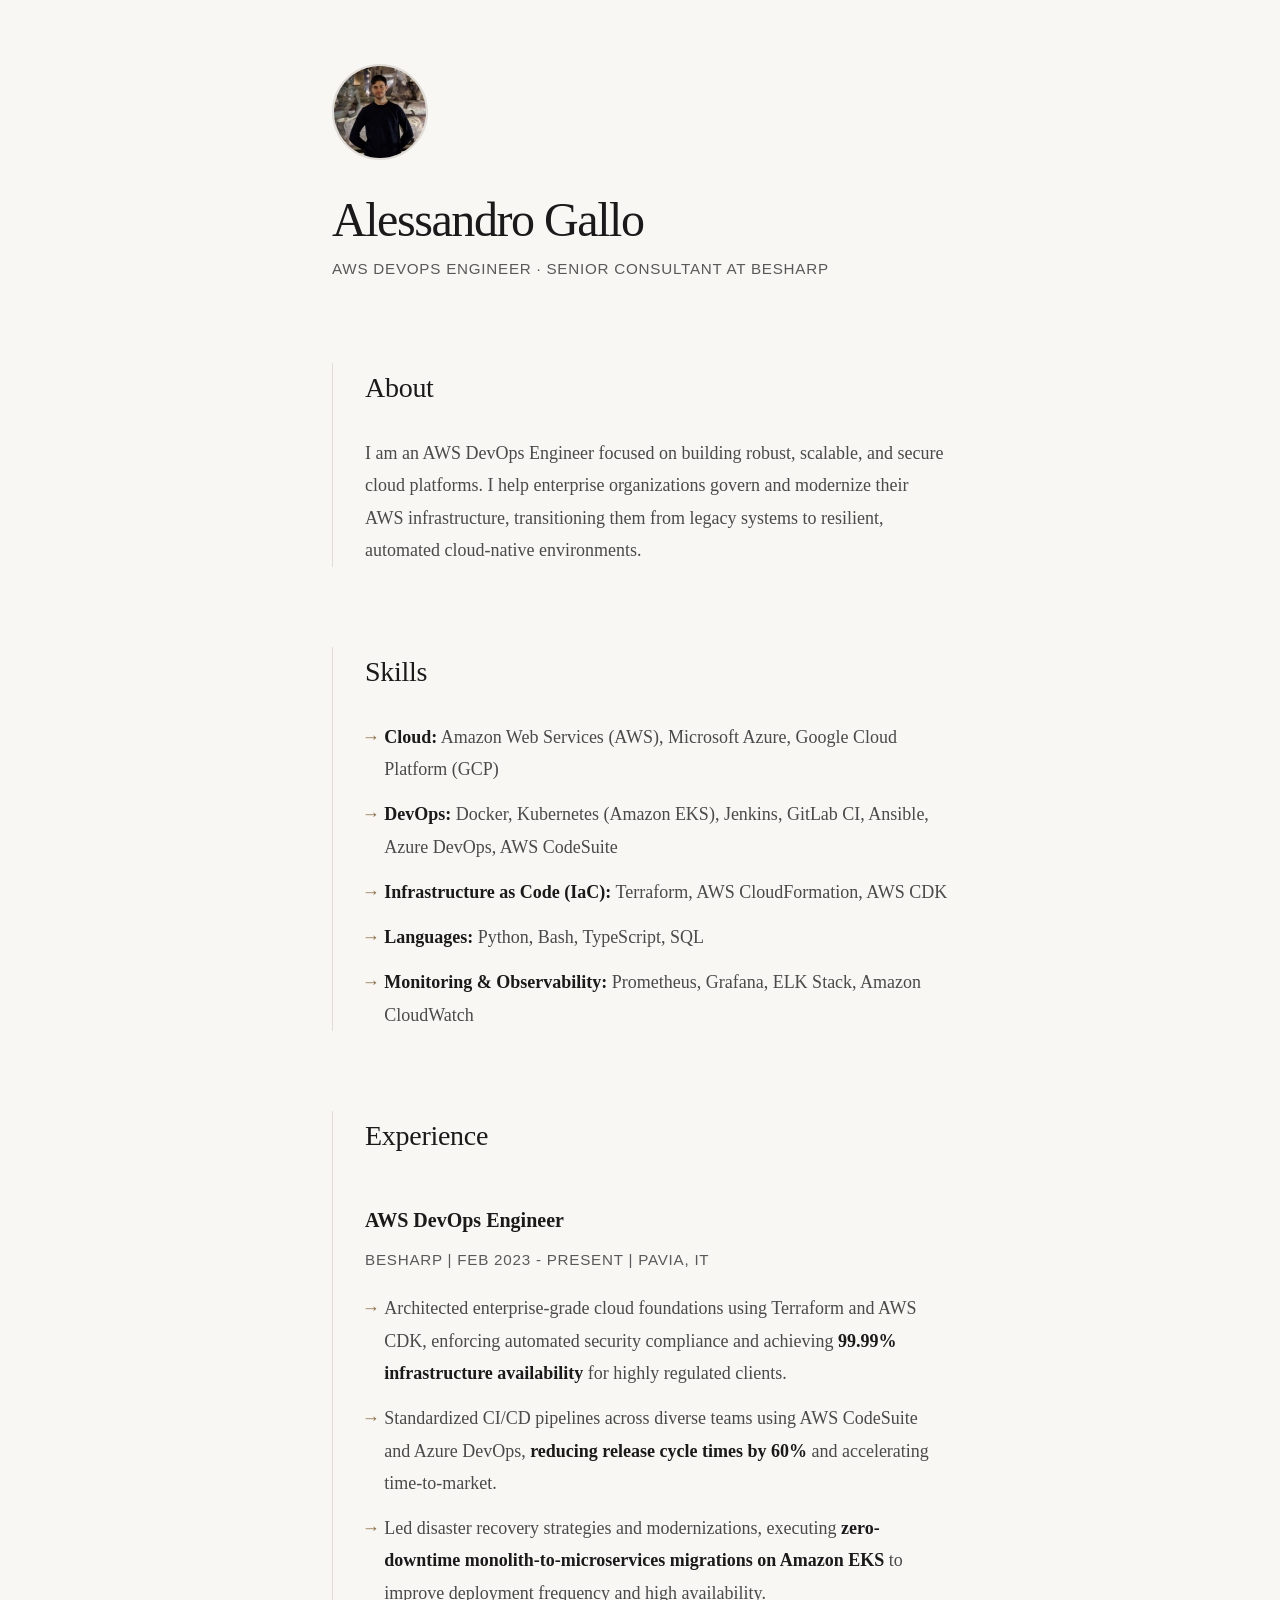
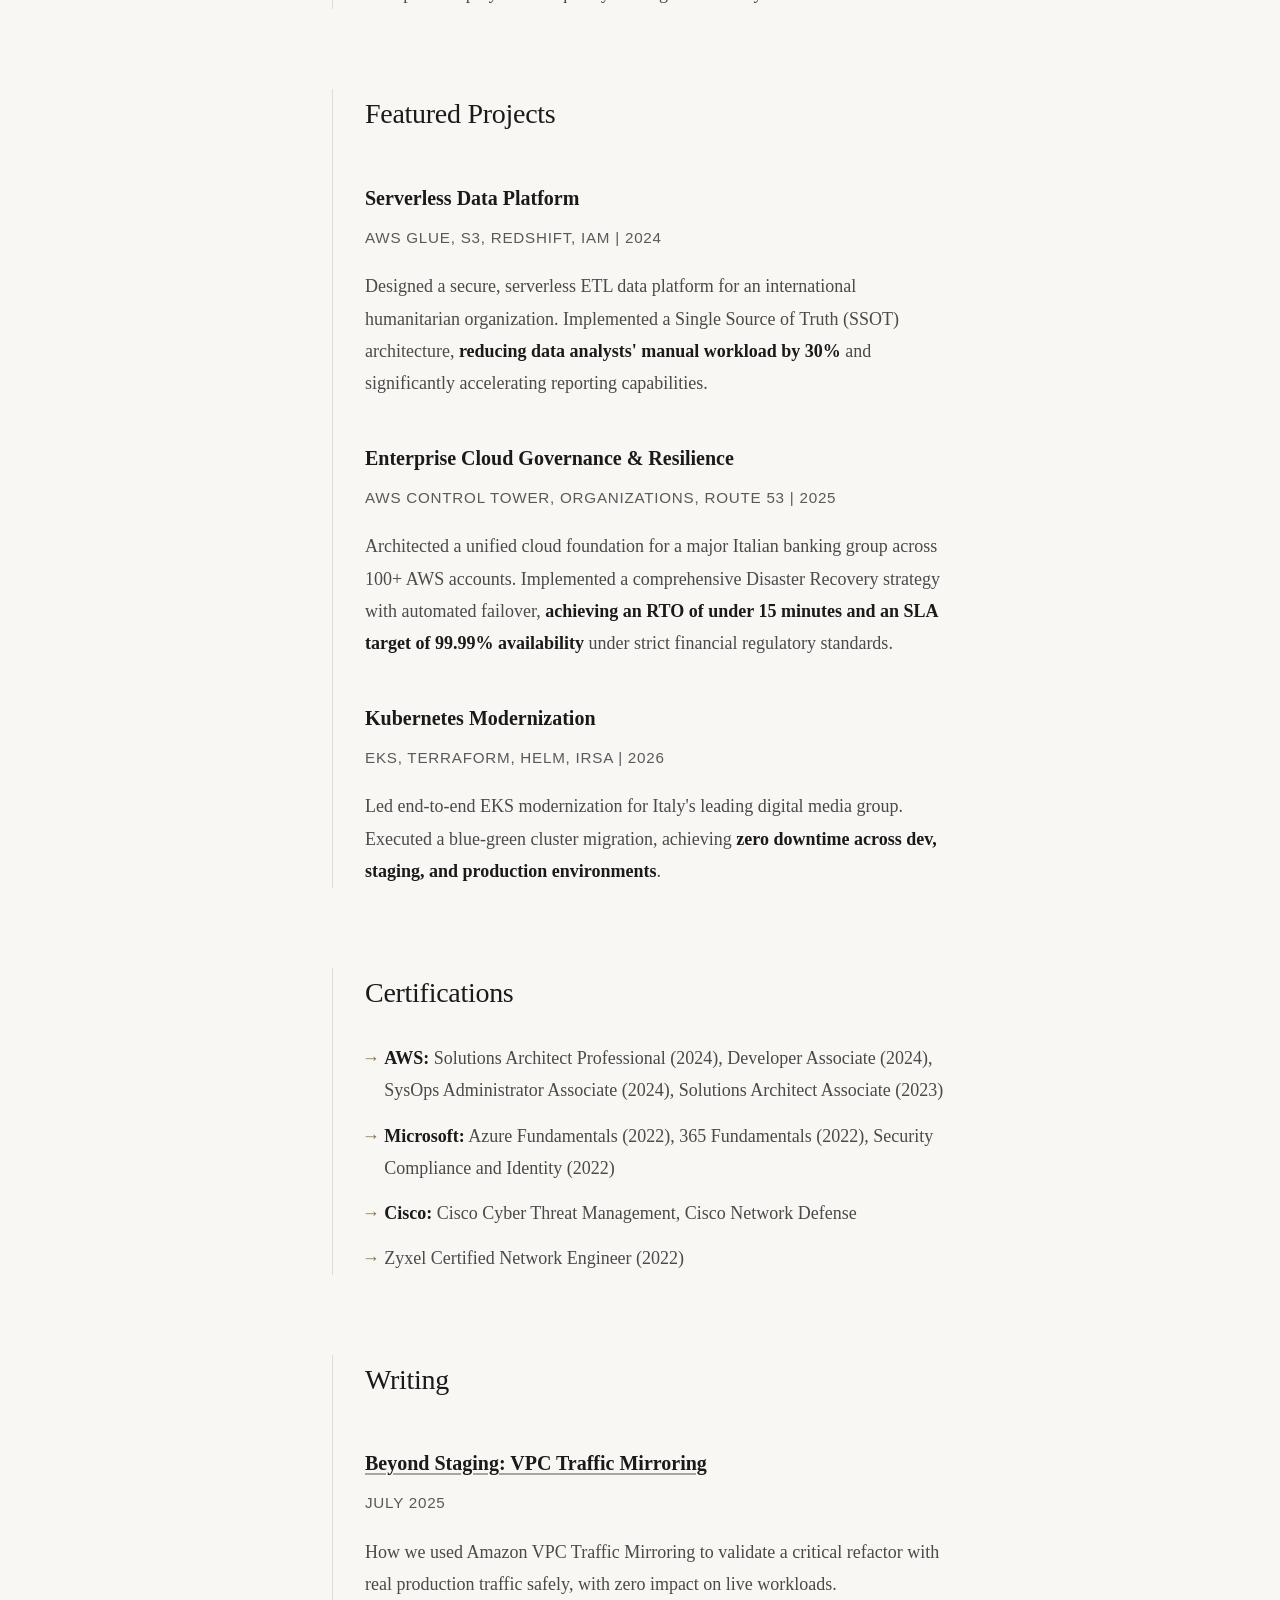
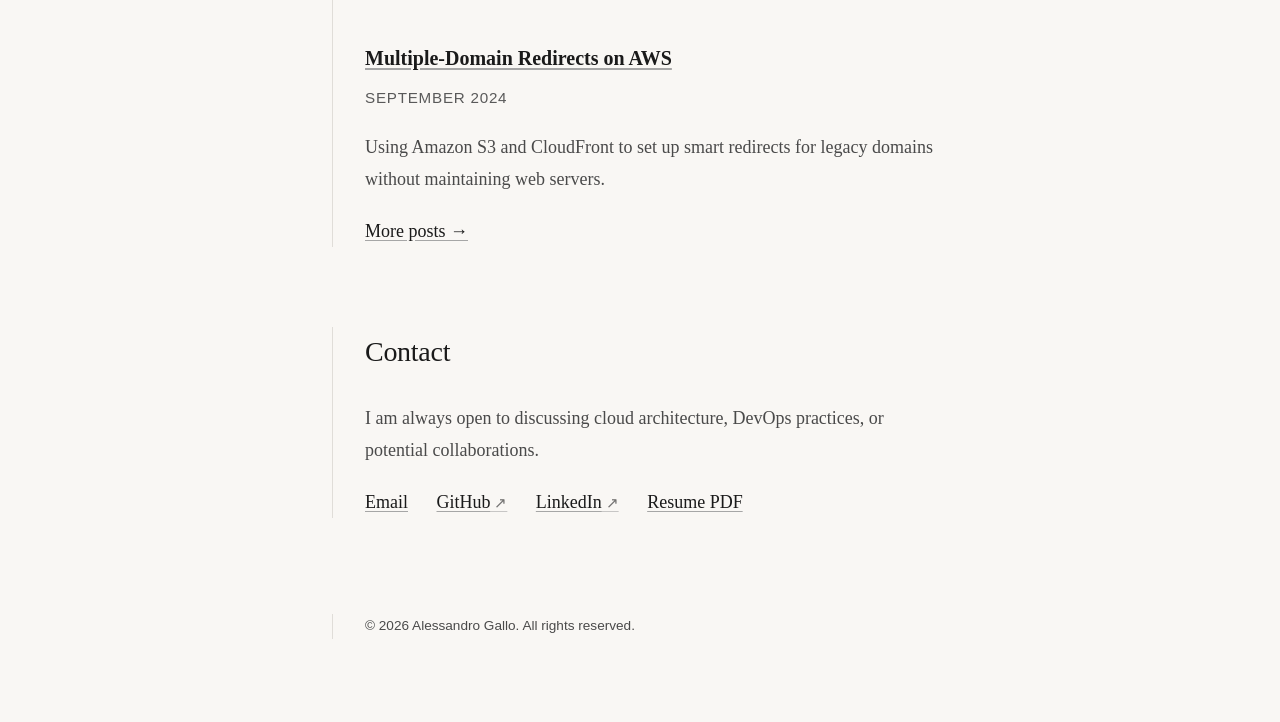
<file: index.html>
<!DOCTYPE html>
<html lang="en">
<head>
  <meta charset="utf-8">
  <title>Alessandro Gallo - AWS DevOps Engineer</title>
  <meta name="viewport" content="width=device-width, initial-scale=1.0">
  <meta name="description" content="Alessandro Gallo is an AWS DevOps Engineer specializing in enterprise cloud governance, zero-downtime migrations, and disaster recovery architectures.">
  <meta name="author" content="Alessandro Gallo">
  
  <meta property="og:type" content="website">
  <meta property="og:url" content="https://alessandrogallo.eu.org/">
  <meta property="og:title" content="Alessandro Gallo - AWS DevOps Engineer">
  <meta property="og:description" content="Portfolio of Alessandro Gallo, specializing in enterprise cloud governance and mission-critical resilience on AWS.">
  <meta property="og:image" content="https://alessandrogallo.eu.org/assets/profile/alessandro.jpg">

  <meta property="twitter:card" content="summary_large_image">
  <meta property="twitter:url" content="https://alessandrogallo.eu.org/">
  <meta property="twitter:title" content="Alessandro Gallo - AWS DevOps Engineer">
  <meta property="twitter:description" content="Portfolio of Alessandro Gallo, specializing in enterprise cloud governance and mission-critical resilience on AWS.">
  <meta property="twitter:image" content="https://alessandrogallo.eu.org/assets/profile/alessandro.jpg">

  <link rel="preload" as="image" href="assets/profile/alessandro.jpg">
  <link rel="icon" href="/assets/favicon/favicon.svg" type="image/svg+xml">
  <link rel="stylesheet" href="assets/css/style.css">
</head>

<body>
  <header>
    <img src="assets/profile/alessandro.jpg" alt="Alessandro Gallo" width="96" height="96" decoding="async">
    <h1>Alessandro Gallo</h1>
    <p class="meta">AWS DevOps Engineer · Senior Consultant at beSharp</p>
  </header>

  <main>
    <section>
      <h2>About</h2>
      <p>I am an AWS DevOps Engineer focused on building robust, scalable, and secure cloud platforms. I help enterprise organizations govern and modernize their AWS infrastructure, transitioning them from legacy systems to resilient, automated cloud-native environments.</p>
    </section>

    <section>
      <h2>Skills</h2>
      <ul>
        <li><strong>Cloud:</strong> Amazon Web Services (AWS), Microsoft Azure, Google Cloud Platform (GCP)</li>
        <li><strong>DevOps:</strong> Docker, Kubernetes (Amazon EKS), Jenkins, GitLab CI, Ansible, Azure DevOps, AWS CodeSuite</li>
        <li><strong>Infrastructure as Code (IaC):</strong> Terraform, AWS CloudFormation, AWS CDK</li>
        <li><strong>Languages:</strong> Python, Bash, TypeScript, SQL</li>
        <li><strong>Monitoring & Observability:</strong> Prometheus, Grafana, ELK Stack, Amazon CloudWatch</li>
      </ul>
    </section>

    <section>
      <h2>Experience</h2>
      <h3>AWS DevOps Engineer</h3>
      <p class="meta">beSharp | Feb 2023 - Present | Pavia, IT</p>
      <ul>
        <li>Architected enterprise-grade cloud foundations using Terraform and AWS CDK, enforcing automated security compliance and achieving <strong>99.99% infrastructure availability</strong> for highly regulated clients.</li>
        <li>Standardized CI/CD pipelines across diverse teams using AWS CodeSuite and Azure DevOps, <strong>reducing release cycle times by 60%</strong> and accelerating time-to-market.</li>
        <li>Led disaster recovery strategies and modernizations, executing <strong>zero-downtime monolith-to-microservices migrations on Amazon EKS</strong> to improve deployment frequency and high availability.</li>
      </ul>
    </section>

    <section>
      <h2>Featured Projects</h2>

      <h3>Serverless Data Platform</h3>
      <p class="meta">AWS Glue, S3, Redshift, IAM | 2024</p>
      <p>Designed a secure, serverless ETL data platform for an international humanitarian organization. Implemented a Single Source of Truth (SSOT) architecture, <strong>reducing data analysts' manual workload by 30%</strong> and significantly accelerating reporting capabilities.</p>

      <h3>Enterprise Cloud Governance & Resilience</h3>
      <p class="meta">AWS Control Tower, Organizations, Route 53 | 2025</p>
      <p>Architected a unified cloud foundation for a major Italian banking group across 100+ AWS accounts. Implemented a comprehensive Disaster Recovery strategy with automated failover, <strong>achieving an RTO of under 15 minutes and an SLA target of 99.99% availability</strong> under strict financial regulatory standards.</p>

      <h3>Kubernetes Modernization</h3>
      <p class="meta">EKS, Terraform, Helm, IRSA | 2026</p>
      <p>Led end-to-end EKS modernization for Italy's leading digital media group. Executed a blue-green cluster migration, achieving <strong>zero downtime across dev, staging, and production environments</strong>.</p>
    </section>

    <section>
      <h2>Certifications</h2>
      <ul>
        <li><strong>AWS:</strong> Solutions Architect Professional (2024), Developer Associate (2024), SysOps Administrator Associate (2024), Solutions Architect Associate (2023)</li>
        <li><strong>Microsoft:</strong> Azure Fundamentals (2022), 365 Fundamentals (2022), Security Compliance and Identity (2022)</li>
        <li><strong>Cisco:</strong> Cisco Cyber Threat Management, Cisco Network Defense</li>
        <li>Zyxel Certified Network Engineer (2022)</li>
      </ul>
    </section>

    <section>
      <h2>Writing</h2>
      <h3><a href="blog/vpc-traffic-mirroring-validation.html">Beyond Staging: VPC Traffic Mirroring</a></h3>
      <p class="meta">July 2025</p>
      <p>How we used Amazon VPC Traffic Mirroring to validate a critical refactor with real production traffic safely, with zero impact on live workloads.</p>

      <h3><a href="blog/handling-multiple-domains-redirects.html">Multiple-Domain Redirects on AWS</a></h3>
      <p class="meta">September 2024</p>
      <p>Using Amazon S3 and CloudFront to set up smart redirects for legacy domains without maintaining web servers.</p>

      <p><a href="blog/index.html">More posts →</a></p>
    </section>

    <section>
      <h2>Contact</h2>
      <p>I am always open to discussing cloud architecture, DevOps practices, or potential collaborations.</p>
      <p class="contact">
        <a href="mailto:gc.ale03@gmail.com">Email</a>
        <a href="https://github.com/AleG03" target="_blank" rel="noopener">GitHub</a>
        <a href="https://linkedin.com/in/alessandro-gallo-cassarino" target="_blank" rel="noopener">LinkedIn</a>
        <a href="assets/Alessandro_Gallo_Resume.pdf" target="_blank">Resume PDF</a>
      </p>
    </section>
  </main>

  <footer>
    <p>© 2026 Alessandro Gallo. All rights reserved.</p>
  </footer>
</body>
</html>
</file>
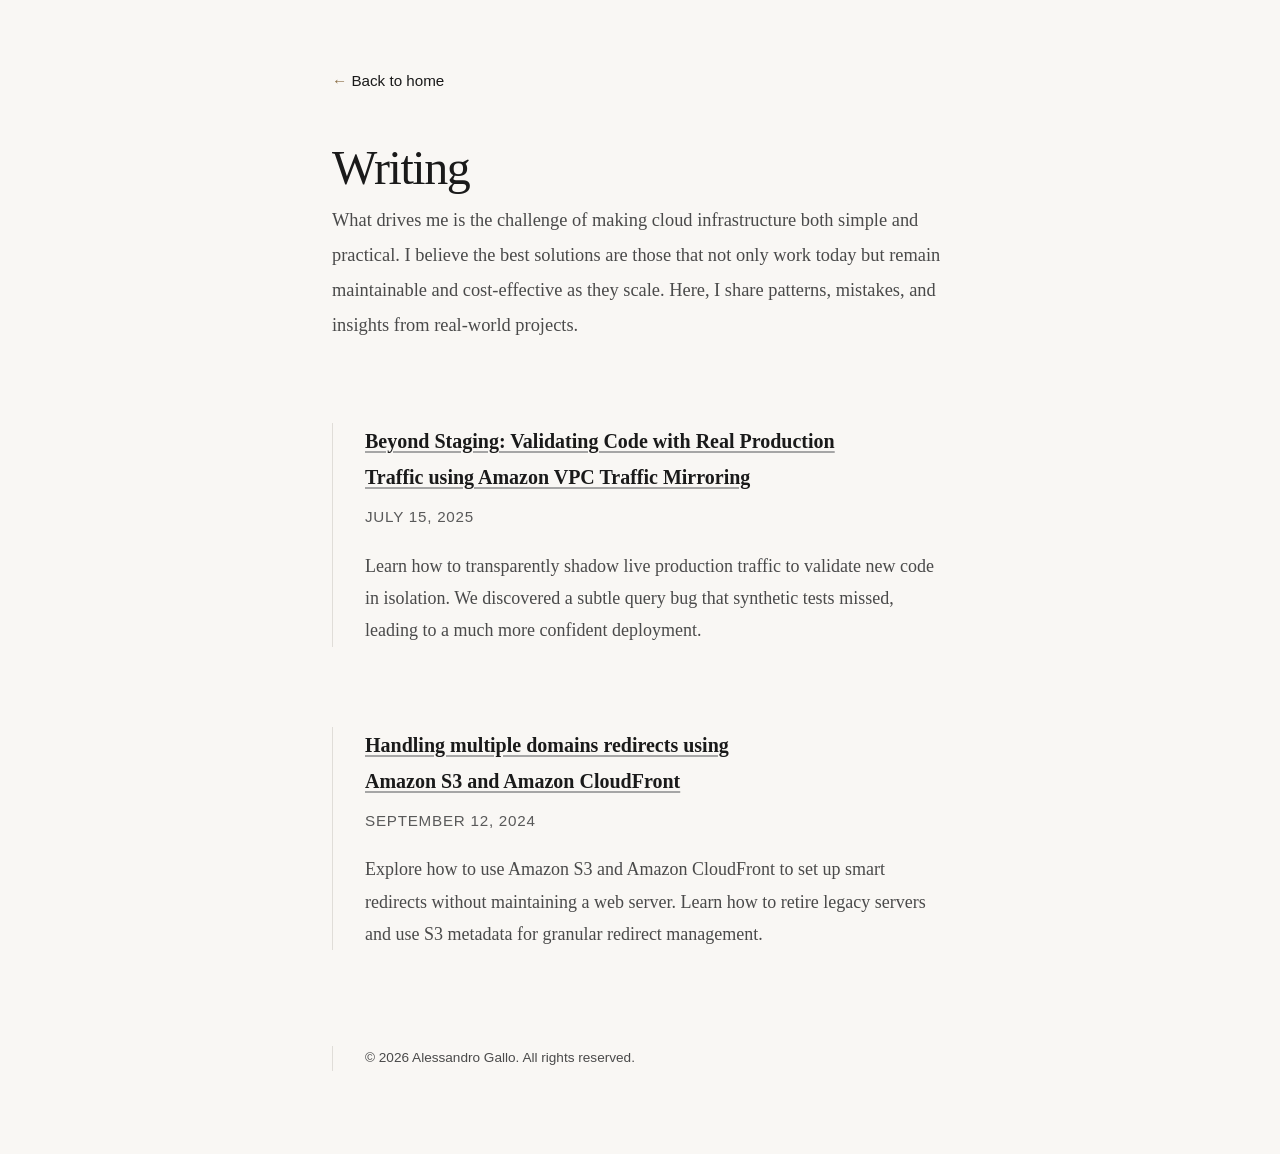
<file: blog/index.html>
<!DOCTYPE html>
<html lang="en">

<head>
    <meta charset="utf-8">
    <title>Writing - Alessandro Gallo</title>
    <meta name="viewport" content="width=device-width, initial-scale=1.0">
    <meta name="description" content="Blog posts about AWS, DevOps, infrastructure automation, and cloud cost optimization.">
    <meta name="author" content="Alessandro Gallo">
    <link rel="icon" href="/assets/favicon/favicon.svg" type="image/svg+xml">
    <meta property="og:title" content="Writing - Alessandro Gallo">
    <meta property="og:description" content="Blog posts about AWS, DevOps, infrastructure automation, and cloud cost optimization.">
    <meta property="og:type" content="website">
    <meta property="og:url" content="https://alessandrogallo.eu.org/blog/">
    <link rel="stylesheet" href="../assets/css/style.css">
</head>

<body>
    <a href="../index.html" class="back-link">Back to home</a>

    <header>
        <h1>Writing</h1>
        <p class="intro">What drives me is the challenge of making cloud infrastructure both simple and practical. I believe the best solutions are those that not only work today but remain maintainable and cost-effective as they scale. Here, I share patterns, mistakes, and insights from real-world projects.</p>
    </header>

    <main>
        <article>
            <h3><a href="vpc-traffic-mirroring-validation.html">Beyond Staging: Validating Code with Real Production Traffic using Amazon VPC Traffic Mirroring</a></h3>
            <p class="meta">July 15, 2025</p>
            <p>Learn how to transparently shadow live production traffic to validate new code in isolation. We discovered a subtle query bug that synthetic tests missed, leading to a much more confident deployment.</p>
        </article>

        <article>
            <h3><a href="handling-multiple-domains-redirects.html">Handling multiple domains redirects using Amazon S3 and Amazon CloudFront</a></h3>
            <p class="meta">September 12, 2024</p>
            <p>Explore how to use Amazon S3 and Amazon CloudFront to set up smart redirects without maintaining a web server. Learn how to retire legacy servers and use S3 metadata for granular redirect management.</p>
        </article>
    </main>

    <footer>
        <p>© 2026 Alessandro Gallo. All rights reserved.</p>
    </footer>
</body>
</html>
</file>
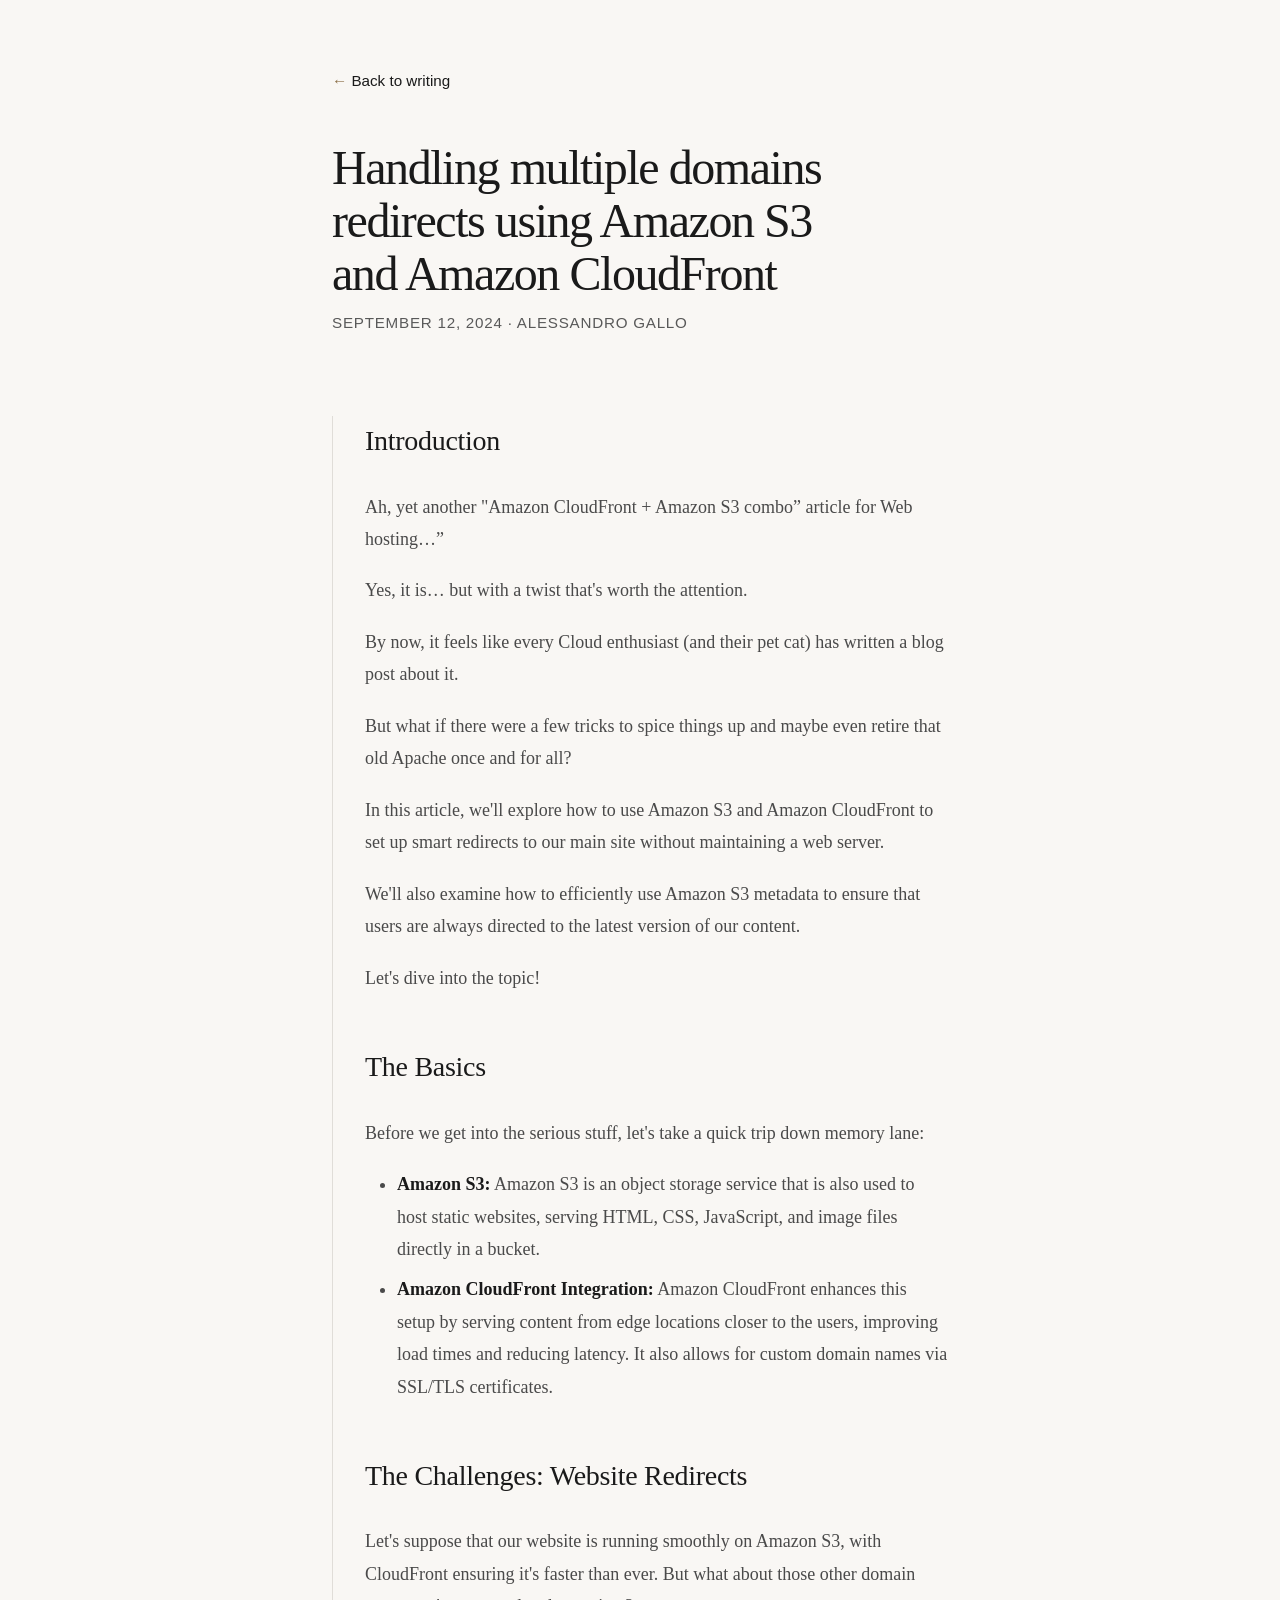
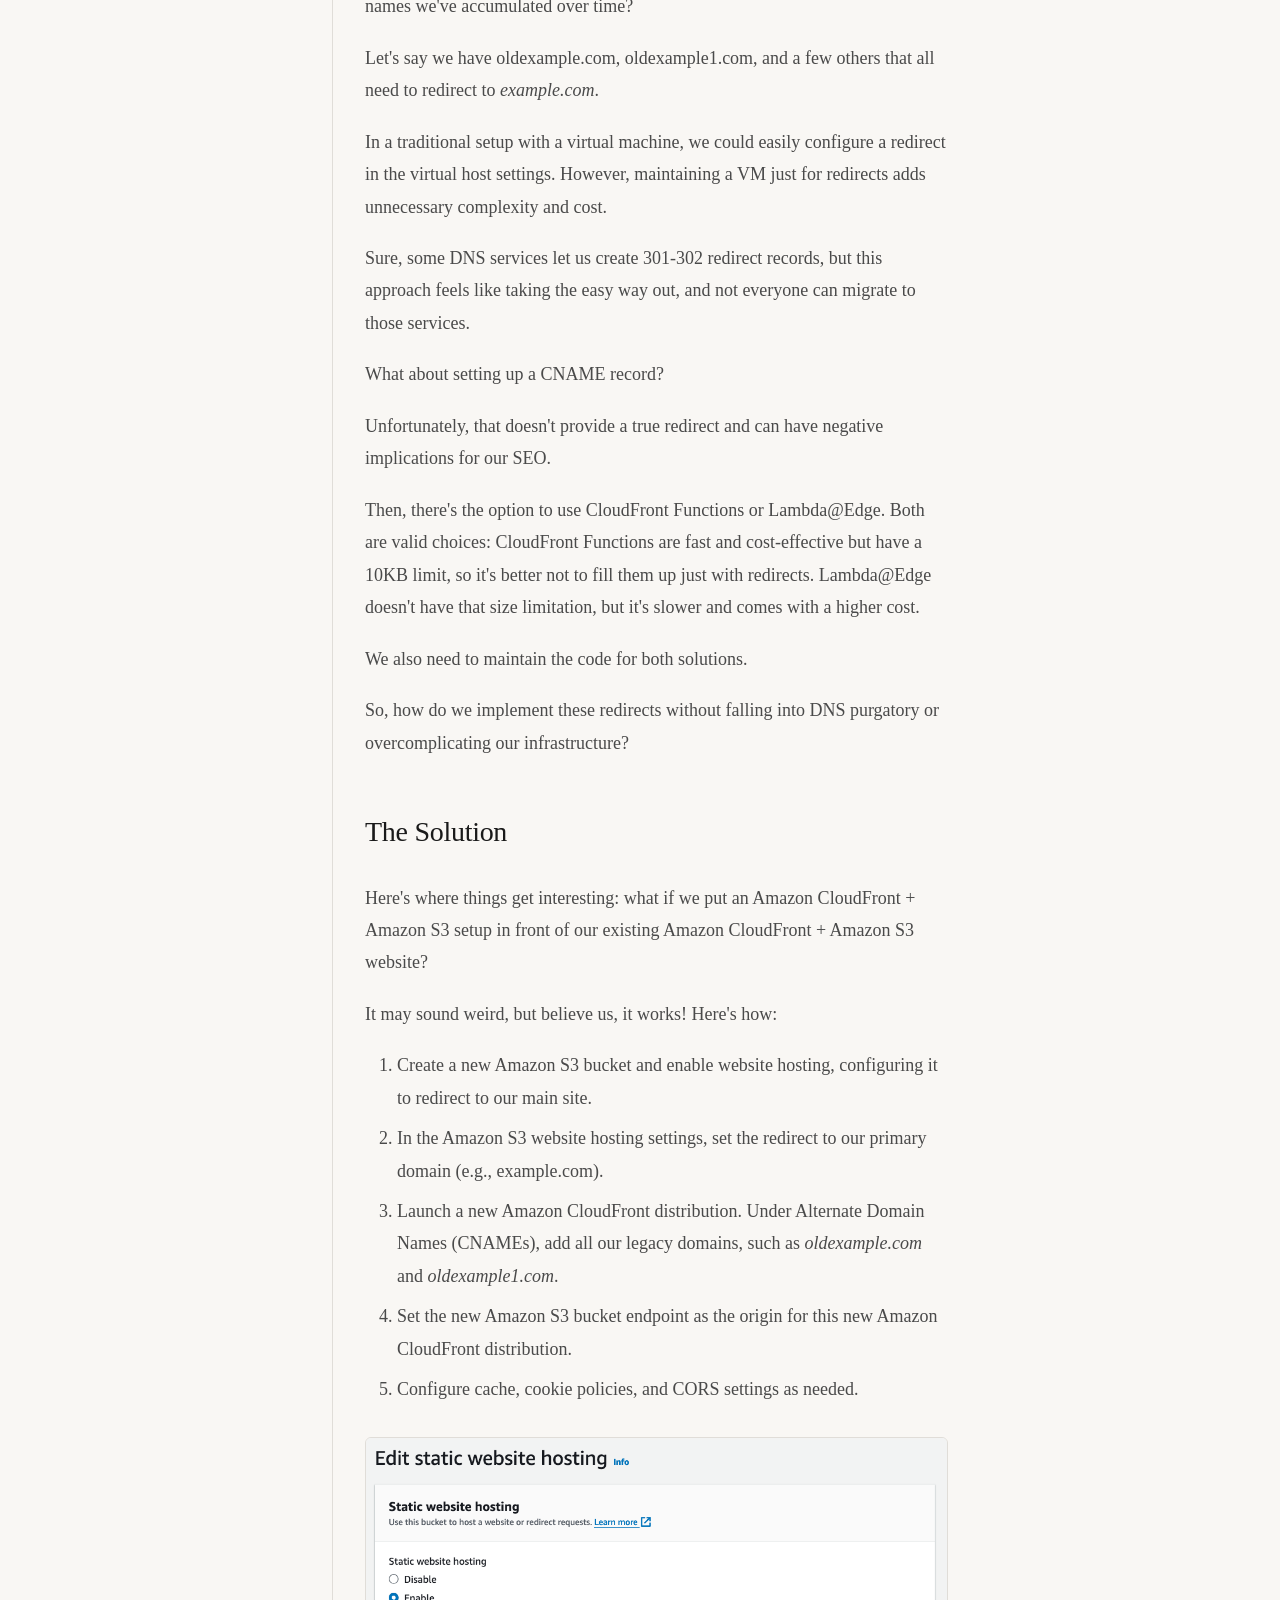
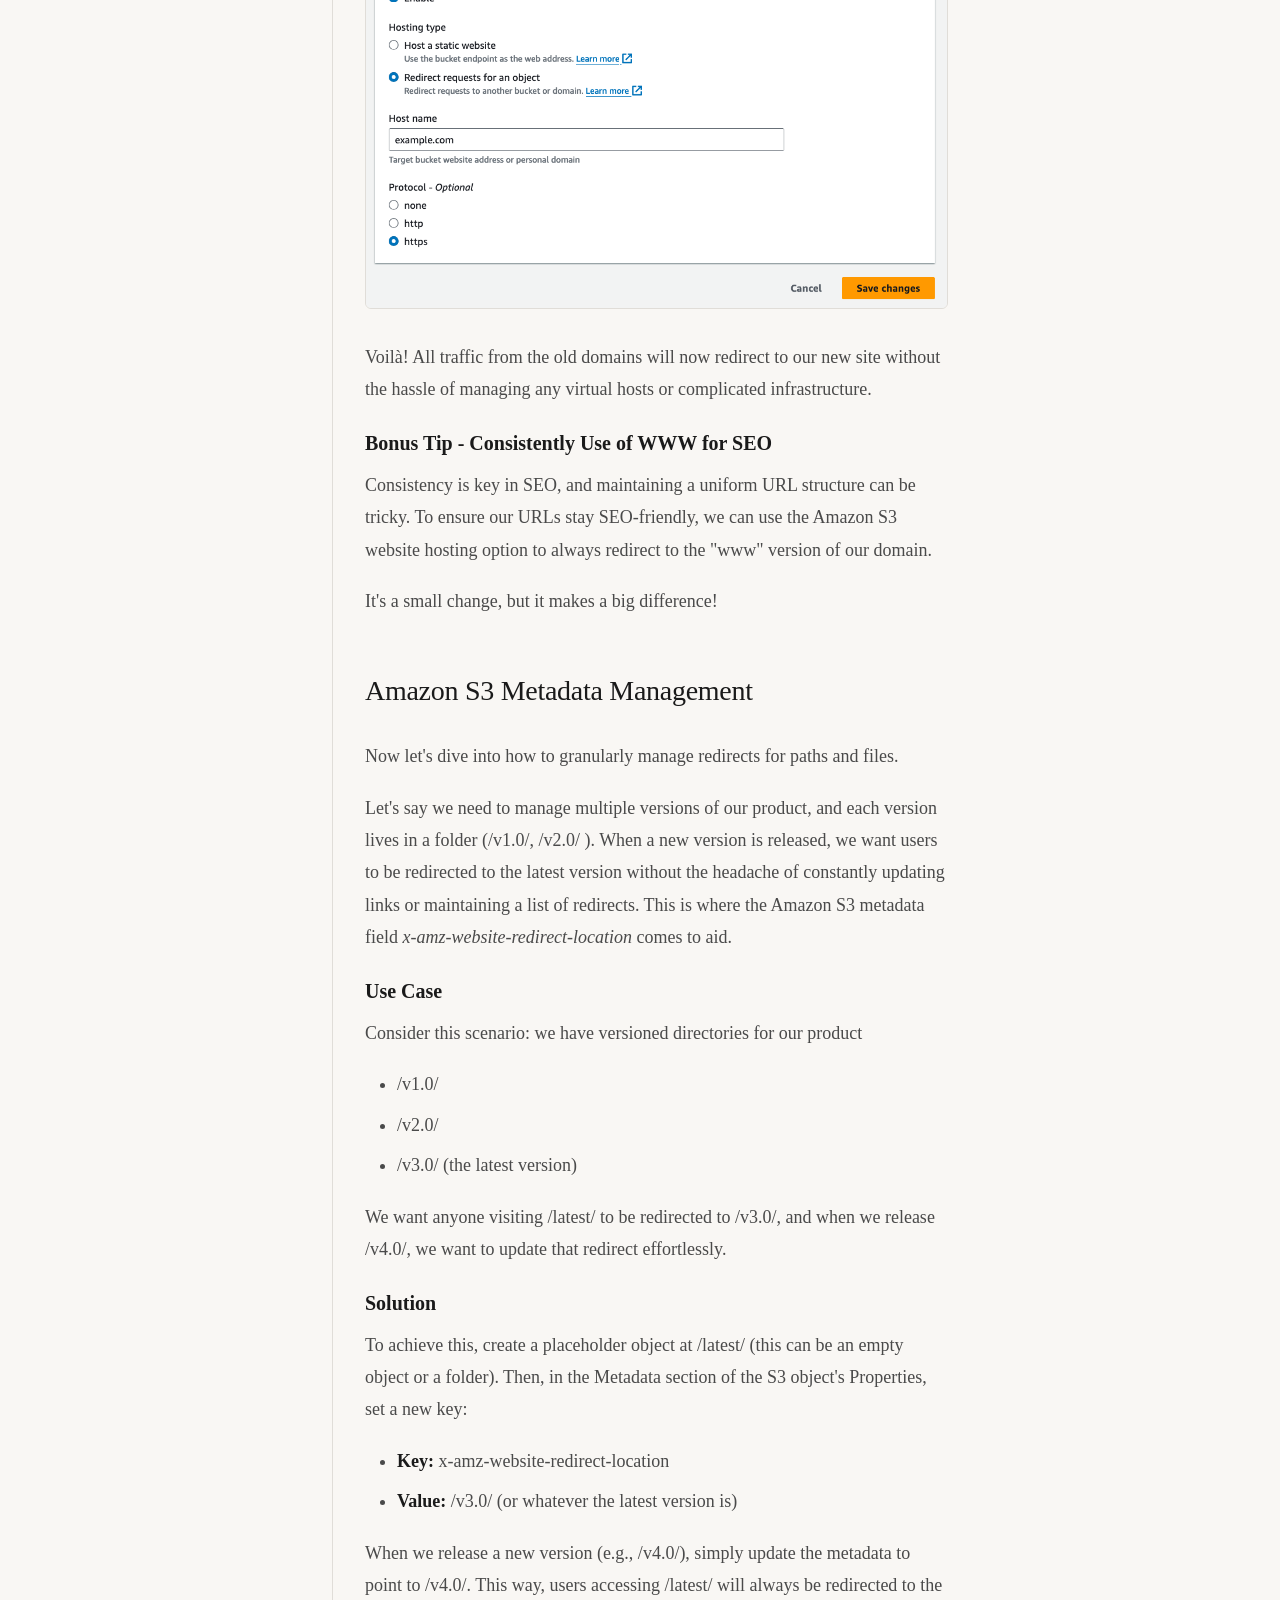
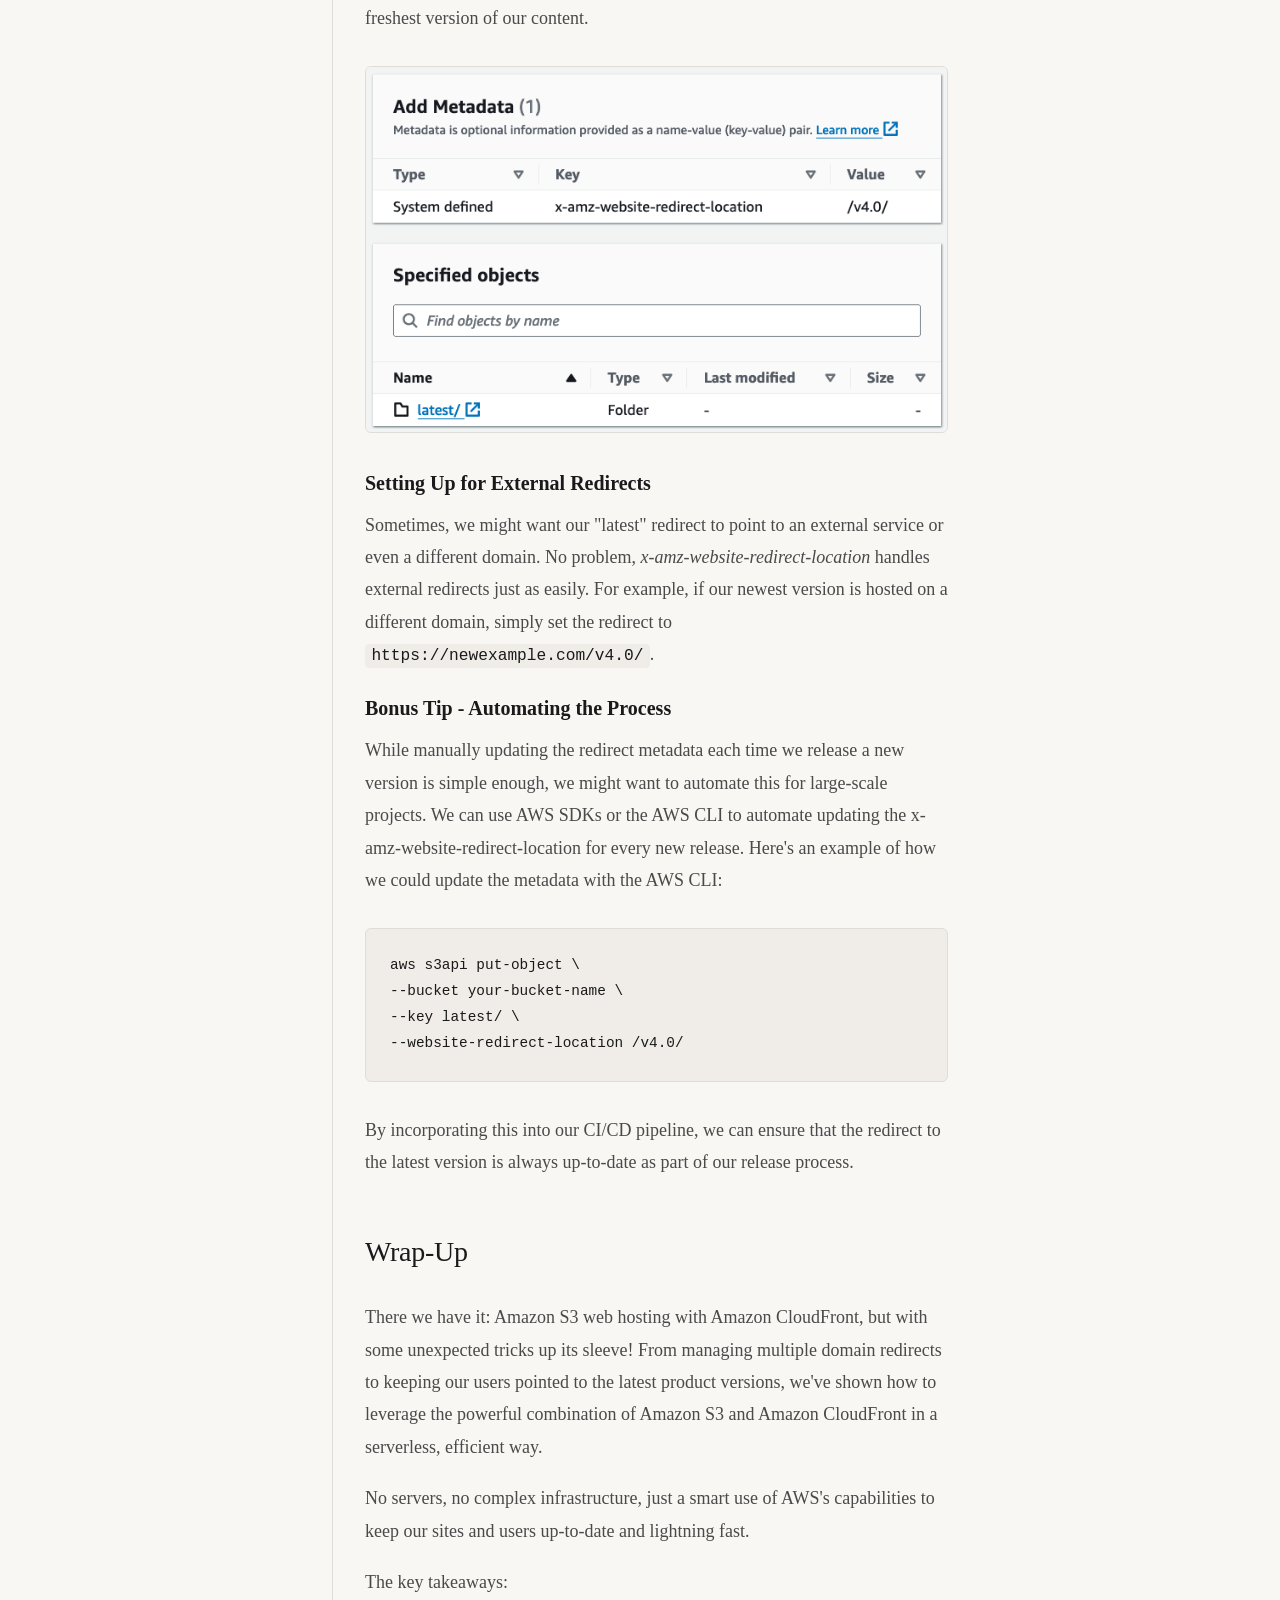
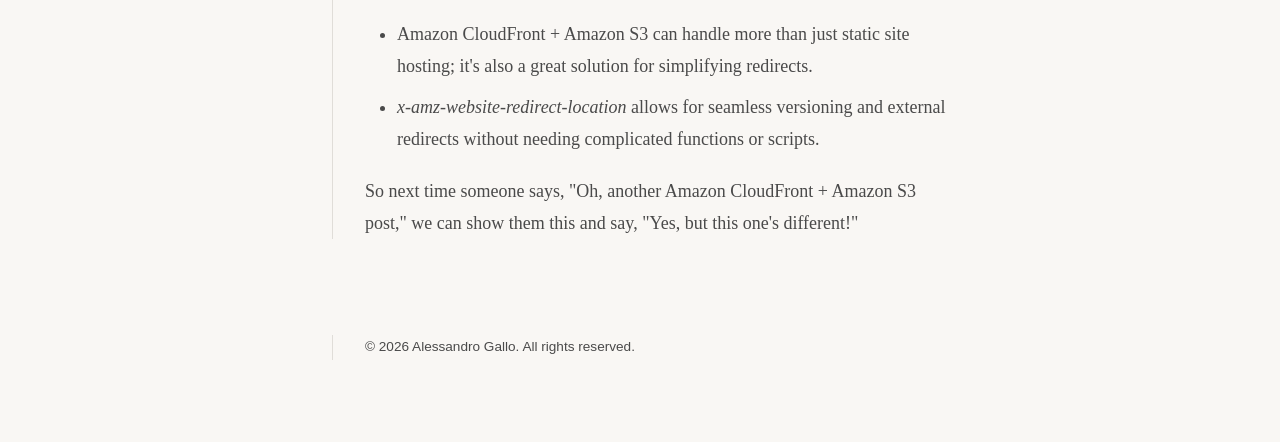
<file: blog/handling-multiple-domains-redirects.html>
<!DOCTYPE html>
<html lang="en">

<head>
    <meta charset="utf-8">
    <title>Handling multiple domains redirects using Amazon S3 and Amazon CloudFront - Alessandro Gallo</title>
    <meta name="viewport" content="width=device-width, initial-scale=1.0">
    <meta name="description" content="Explore how to use Amazon S3 and Amazon CloudFront to set up smart redirects without maintaining a web server.">
    <meta name="author" content="Alessandro Gallo">
    <link rel="canonical" href="https://blog.besharp.it/handling-multiple-domains-redirects-using-amazon-s3-and-amazon-cloudfront/">
    <link rel="icon" href="/assets/favicon/favicon.svg" type="image/svg+xml">
    <meta property="og:title" content="Multiple Domains Redirects using Amazon S3 and CloudFront">
    <meta property="og:description" content="Explore how to use Amazon S3 and Amazon CloudFront to set up smart redirects without maintaining a web server.">
    <meta property="og:type" content="article">
    <meta property="og:url" content="https://alessandrogallo.eu.org/blog/handling-multiple-domains-redirects.html">
    <meta property="og:image" content="https://alessandrogallo.eu.org/assets/blog/s3-redirects/redirect_setup.png">
    <link rel="stylesheet" href="../assets/css/style.css">
</head>

<body>
    <a href="index.html" class="back-link">Back to writing</a>

    <header>
        <h1>Handling multiple domains redirects using Amazon S3 and Amazon CloudFront</h1>
        <p class="meta">September 12, 2024 · Alessandro Gallo</p>
    </header>

    <main>
        <article>
            <h2>Introduction</h2>
            <p>Ah, yet another "Amazon CloudFront + Amazon S3 combo” article for Web hosting…”</p>
            <p>Yes, it is… but with a twist that's worth the attention.</p>
            <p>By now, it feels like every Cloud enthusiast (and their pet cat) has written a blog post about it.</p>
            <p>But what if there were a few tricks to spice things up and maybe even retire that old Apache once and for all?</p>
            <p>In this article, we'll explore how to use Amazon S3 and Amazon CloudFront to set up smart redirects to our main site without maintaining a web server.</p>
            <p>We'll also examine how to efficiently use Amazon S3 metadata to ensure that users are always directed to the latest version of our content.</p>
            <p>Let's dive into the topic!</p>

            <h2>The Basics</h2>
            <p>Before we get into the serious stuff, let's take a quick trip down memory lane:</p>
            <ul>
                <li><strong>Amazon S3:</strong> Amazon S3 is an object storage service that is also used to host static websites, serving HTML, CSS, JavaScript, and image files directly in a bucket.</li>
                <li><strong>Amazon CloudFront Integration:</strong> Amazon CloudFront enhances this setup by serving content from edge locations closer to the users, improving load times and reducing latency. It also allows for custom domain names via SSL/TLS certificates.</li>
            </ul>

            <h2>The Challenges: Website Redirects</h2>
            <p>Let's suppose that our website is running smoothly on Amazon S3, with CloudFront ensuring it's faster than ever. But what about those other domain names we've accumulated over time?</p>
            <p>Let's say we have oldexample.com, oldexample1.com, and a few others that all need to redirect to <em>example.com</em>.</p>
            <p>In a traditional setup with a virtual machine, we could easily configure a redirect in the virtual host settings. However, maintaining a VM just for redirects adds unnecessary complexity and cost.</p>
            <p>Sure, some DNS services let us create 301-302 redirect records, but this approach feels like taking the easy way out, and not everyone can migrate to those services.</p>
            <p>What about setting up a CNAME record?</p>
            <p>Unfortunately, that doesn't provide a true redirect and can have negative implications for our SEO.</p>
            <p>Then, there's the option to use CloudFront Functions or Lambda@Edge. Both are valid choices: CloudFront Functions are fast and cost-effective but have a 10KB limit, so it's better not to fill them up just with redirects. Lambda@Edge doesn't have that size limitation, but it's slower and comes with a higher cost.</p>
            <p>We also need to maintain the code for both solutions.</p>
            <p>So, how do we implement these redirects without falling into DNS purgatory or overcomplicating our infrastructure?</p>

            <h2>The Solution</h2>
            <p>Here's where things get interesting: what if we put an Amazon CloudFront + Amazon S3 setup in front of our existing Amazon CloudFront + Amazon S3 website?</p>
            <p>It may sound weird, but believe us, it works! Here's how:</p>
            <ol>
                <li>Create a new Amazon S3 bucket and enable website hosting, configuring it to redirect to our main site.</li>
                <li>In the Amazon S3 website hosting settings, set the redirect to our primary domain (e.g., example.com).</li>
                <li>Launch a new Amazon CloudFront distribution. Under Alternate Domain Names (CNAMEs), add all our legacy domains, such as <em>oldexample.com</em> and <em>oldexample1.com</em>.</li>
                <li>Set the new Amazon S3 bucket endpoint as the origin for this new Amazon CloudFront distribution.</li>
                <li>Configure cache, cookie policies, and CORS settings as needed.</li>
            </ol>

            <img src="../assets/blog/s3-redirects/redirect_setup.png" alt="S3 redirect setup" loading="lazy" decoding="async">

            <p>Voilà! All traffic from the old domains will now redirect to our new site without the hassle of managing any virtual hosts or complicated infrastructure.</p>

            <h3>Bonus Tip - Consistently Use of WWW for SEO</h3>
            <p>Consistency is key in SEO, and maintaining a uniform URL structure can be tricky. To ensure our URLs stay SEO-friendly, we can use the Amazon S3 website hosting option to always redirect to the "www" version of our domain.</p>
            <p>It's a small change, but it makes a big difference!</p>

            <h2>Amazon S3 Metadata Management</h2>
            <p>Now let's dive into how to granularly manage redirects for paths and files.</p>
            <p>Let's say we need to manage multiple versions of our product, and each version lives in a folder (/v1.0/, /v2.0/ ). When a new version is released, we want users to be redirected to the latest version without the headache of constantly updating links or maintaining a list of redirects. This is where the Amazon S3 metadata field <em>x-amz-website-redirect-location</em> comes to aid.</p>

            <h3>Use Case</h3>
            <p>Consider this scenario: we have versioned directories for our product</p>
            <ul>
                <li>/v1.0/</li>
                <li>/v2.0/</li>
                <li>/v3.0/ (the latest version)</li>
            </ul>
            <p>We want anyone visiting /latest/ to be redirected to /v3.0/, and when we release /v4.0/, we want to update that redirect effortlessly.</p>

            <h3>Solution</h3>
            <p>To achieve this, create a placeholder object at /latest/ (this can be an empty object or a folder). Then, in the Metadata section of the S3 object's Properties, set a new key:</p>
            <ul>
                <li><strong>Key:</strong> x-amz-website-redirect-location</li>
                <li><strong>Value:</strong> /v3.0/ (or whatever the latest version is)</li>
            </ul>
            <p>When we release a new version (e.g., /v4.0/), simply update the metadata to point to /v4.0/. This way, users accessing /latest/ will always be redirected to the freshest version of our content.</p>

            <img src="../assets/blog/s3-redirects/metadata.png" alt="S3 Metadata Configuration" loading="lazy" decoding="async">

            <h3>Setting Up for External Redirects</h3>
            <p>Sometimes, we might want our "latest" redirect to point to an external service or even a different domain. No problem, <em>x-amz-website-redirect-location</em> handles external redirects just as easily. For example, if our newest version is hosted on a different domain, simply set the redirect to <code>https://newexample.com/v4.0/</code>.</p>

            <h3>Bonus Tip - Automating the Process</h3>
            <p>While manually updating the redirect metadata each time we release a new version is simple enough, we might want to automate this for large-scale projects. We can use AWS SDKs or the AWS CLI to automate updating the x-amz-website-redirect-location for every new release. Here's an example of how we could update the metadata with the AWS CLI:</p>
            <pre><code>aws s3api put-object \ 
--bucket your-bucket-name \ 
--key latest/ \ 
--website-redirect-location /v4.0/</code></pre>
            <p>By incorporating this into our CI/CD pipeline, we can ensure that the redirect to the latest version is always up-to-date as part of our release process.</p>

            <h2>Wrap-Up</h2>
            <p>There we have it: Amazon S3 web hosting with Amazon CloudFront, but with some unexpected tricks up its sleeve! From managing multiple domain redirects to keeping our users pointed to the latest product versions, we've shown how to leverage the powerful combination of Amazon S3 and Amazon CloudFront in a serverless, efficient way.</p>
            <p>No servers, no complex infrastructure, just a smart use of AWS's capabilities to keep our sites and users up-to-date and lightning fast.</p>
            <p>The key takeaways:</p>
            <ul>
                <li>Amazon CloudFront + Amazon S3 can handle more than just static site hosting; it's also a great solution for simplifying redirects.</li>
                <li><em>x-amz-website-redirect-location</em> allows for seamless versioning and external redirects without needing complicated functions or scripts.</li>
            </ul>
            <p>So next time someone says, "Oh, another Amazon CloudFront + Amazon S3 post," we can show them this and say, "Yes, but this one's different!"</p>
        </article>
    </main>

    <footer>
        <p>© 2026 Alessandro Gallo. All rights reserved.</p>
    </footer>
</body>

</html>
</file>
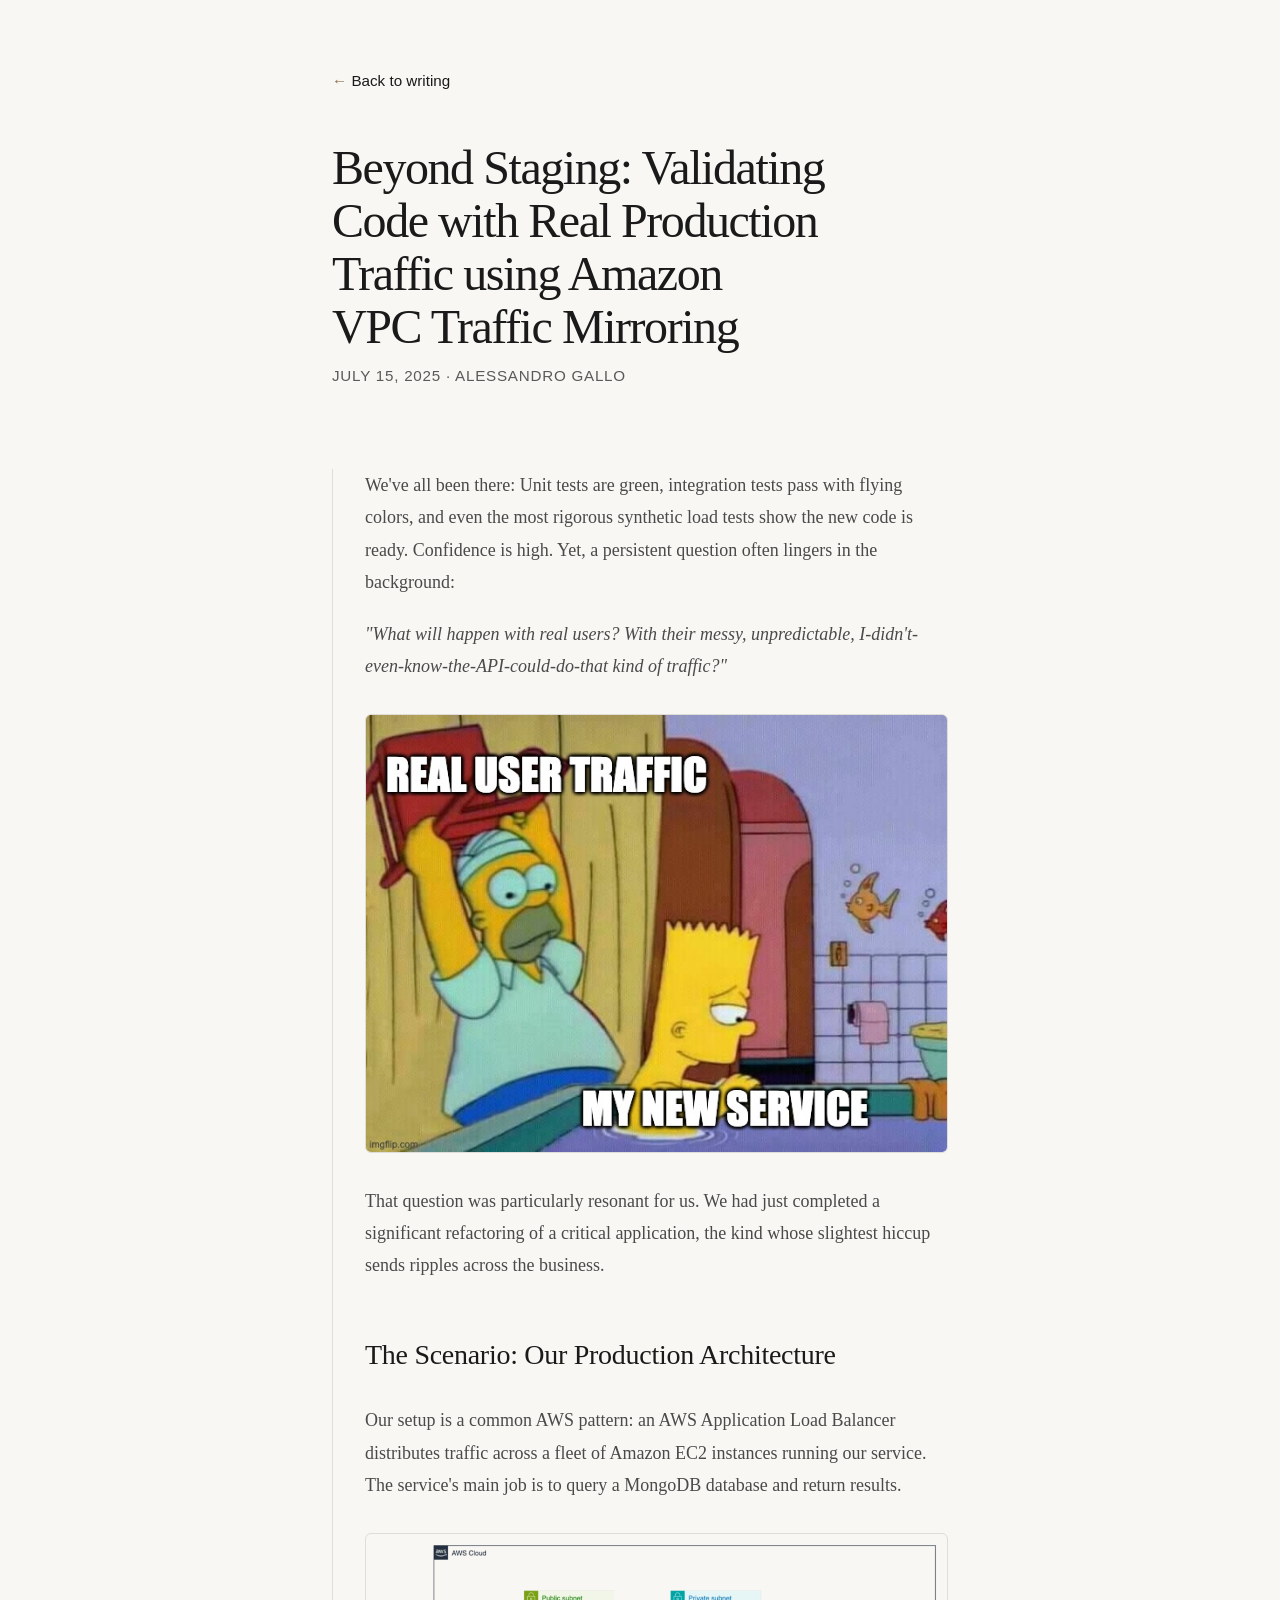
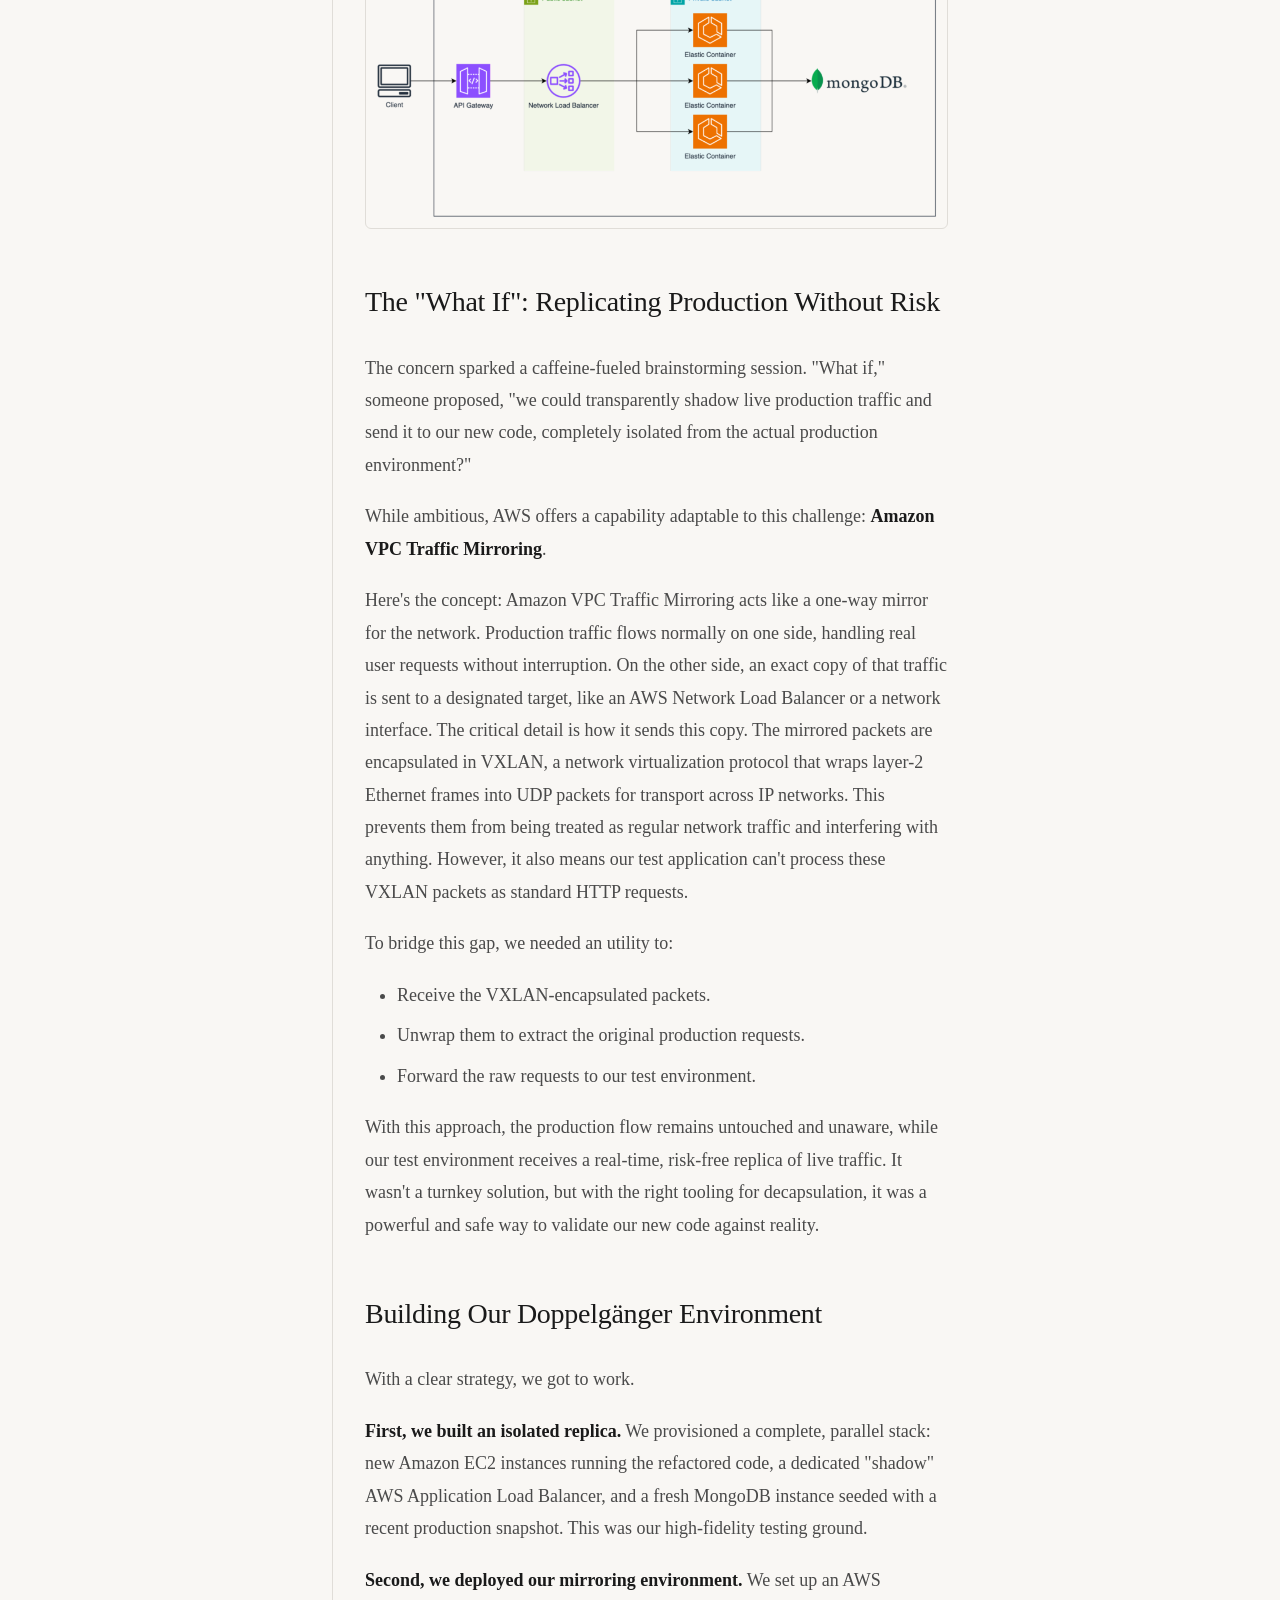
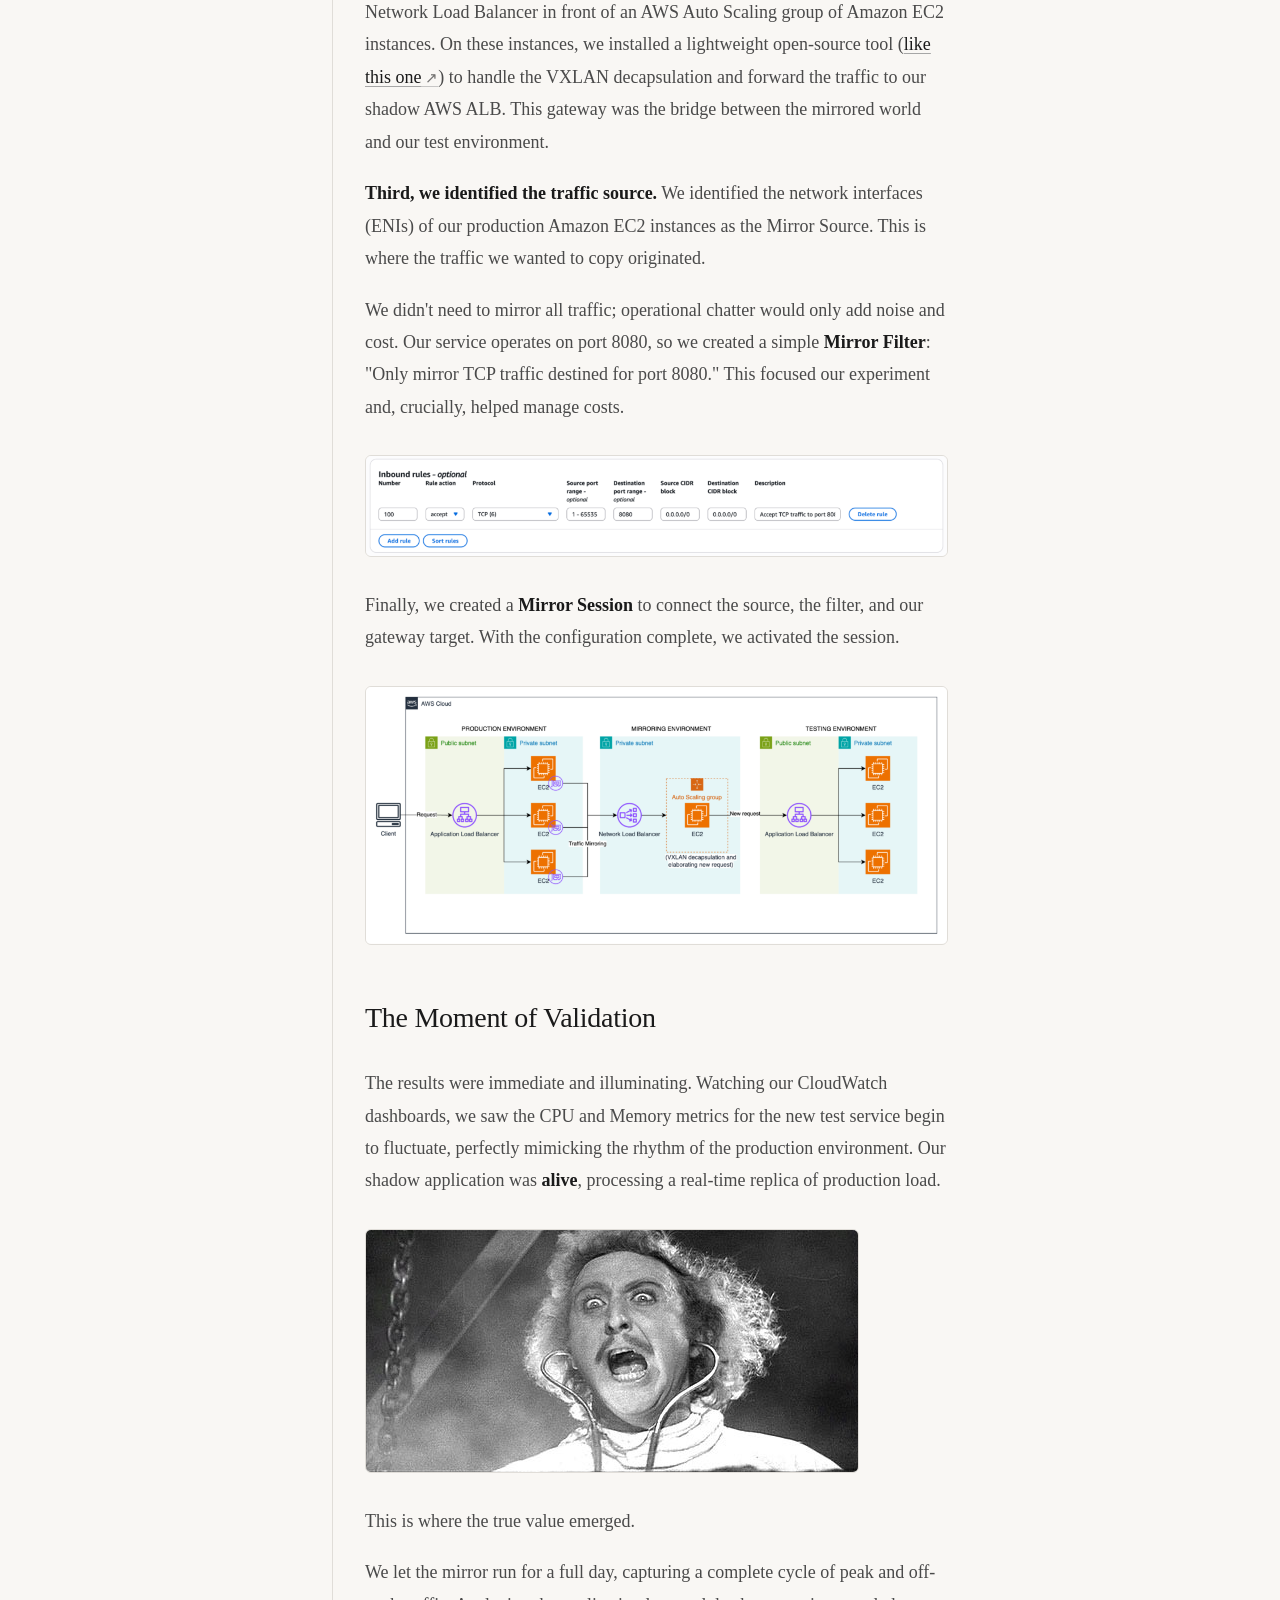
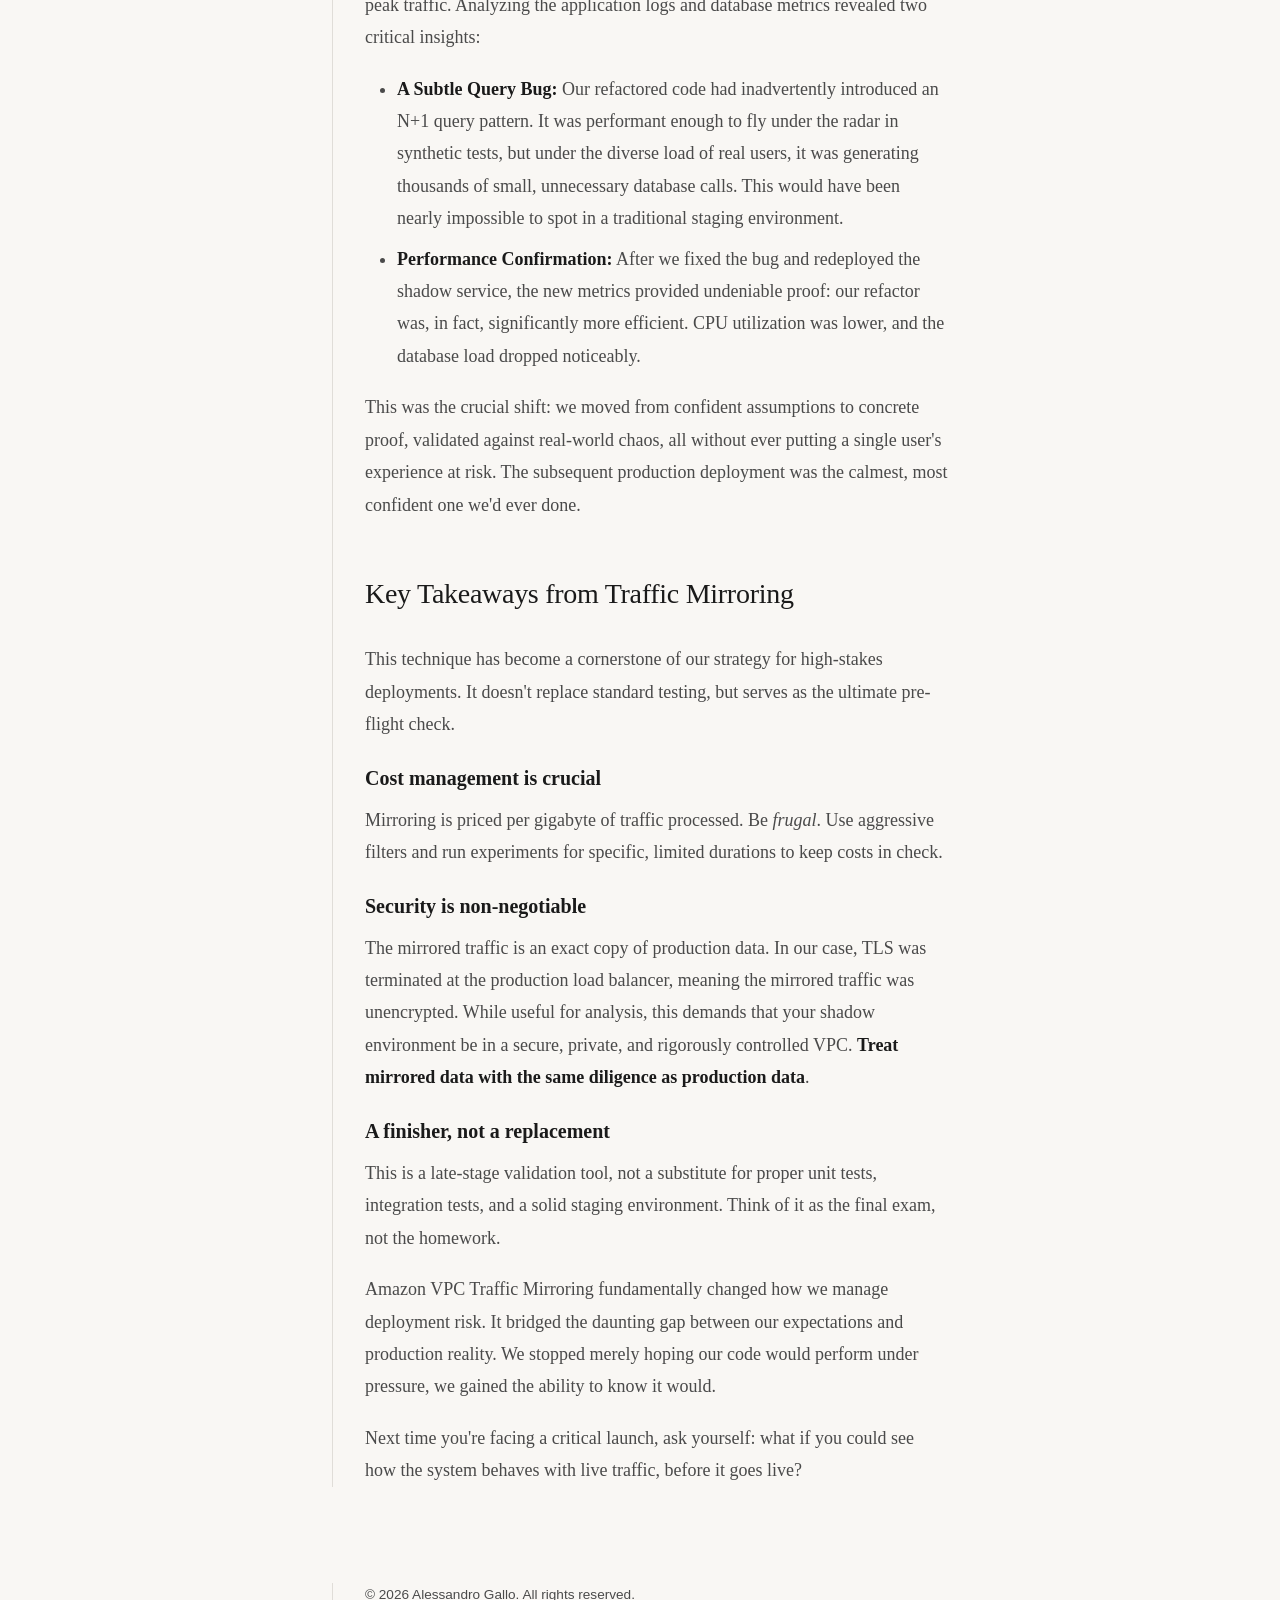
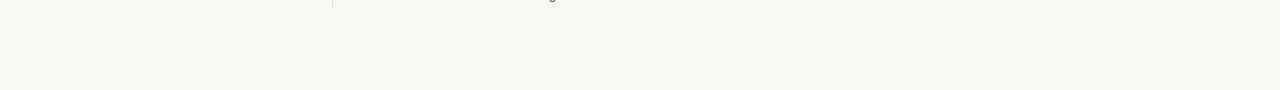
<file: blog/vpc-traffic-mirroring-validation.html>
<!DOCTYPE html>
<html lang="en">

<head>
    <meta charset="utf-8">
    <title>Beyond Staging: Validating Code with Real Production Traffic using Amazon VPC Traffic Mirroring - Alessandro Gallo</title>
    <meta name="viewport" content="width=device-width, initial-scale=1.0">
    <meta name="description" content="Learn how to transparently shadow live production traffic to validate new code in isolation using Amazon VPC Traffic Mirroring.">
    <meta name="author" content="Alessandro Gallo">
    <link rel="canonical" href="https://blog.besharp.it/beyond-staging-validating-code-with-real-production-traffic-using-amazon-vpc-traffic-mirroring/">
    <link rel="icon" href="/assets/favicon/favicon.svg" type="image/svg+xml">
    <meta property="og:title" content="Beyond Staging: Validating Code with VPC Traffic Mirroring">
    <meta property="og:description" content="Learn how to transparently shadow live production traffic to validate new code in isolation using Amazon VPC Traffic Mirroring.">
    <meta property="og:type" content="article">
    <meta property="og:url" content="https://alessandrogallo.eu.org/blog/vpc-traffic-mirroring-validation.html">
    <meta property="og:image" content="https://alessandrogallo.eu.org/assets/blog/vpc-mirroring/intro.jpg">
    <link rel="stylesheet" href="../assets/css/style.css">
</head>

<body>
    <a href="index.html" class="back-link">Back to writing</a>

    <header>
        <h1>Beyond Staging: Validating Code with Real Production Traffic using Amazon VPC Traffic Mirroring</h1>
        <p class="meta">July 15, 2025 · Alessandro Gallo</p>
    </header>

    <main>
        <article>
            <p>We've all been there: Unit tests are green, integration tests pass with flying colors, and even the most rigorous synthetic load tests show the new code is ready. Confidence is high. Yet, a persistent question often lingers in the background:</p>
            <p><em>"What will happen with real users? With their messy, unpredictable, I-didn't-even-know-the-API-could-do-that kind of traffic?"</em></p>

            <img src="../assets/blog/vpc-mirroring/intro.jpg" alt="Beyond Staging: VPC Traffic Mirroring Intro" decoding="async">

            <p>That question was particularly resonant for us. We had just completed a significant refactoring of a critical application, the kind whose slightest hiccup sends ripples across the business.</p>

            <h2>The Scenario: Our Production Architecture</h2>
            <p>Our setup is a common AWS pattern: an AWS Application Load Balancer distributes traffic across a fleet of Amazon EC2 instances running our service. The service's main job is to query a MongoDB database and return results.</p>

            <img src="../assets/blog/vpc-mirroring/production_diagram.png" alt="Simplified diagram of the production flow" loading="lazy" decoding="async">

            <h2>The "What If": Replicating Production Without Risk</h2>
            <p>The concern sparked a caffeine-fueled brainstorming session. "What if," someone proposed, "we could transparently shadow live production traffic and send it to our new code, completely isolated from the actual production environment?"</p>
            <p>While ambitious, AWS offers a capability adaptable to this challenge: <strong>Amazon VPC Traffic Mirroring</strong>.</p>
            <p>Here's the concept: Amazon VPC Traffic Mirroring acts like a one-way mirror for the network. Production traffic flows normally on one side, handling real user requests without interruption. On the other side, an exact copy of that traffic is sent to a designated target, like an AWS Network Load Balancer or a network interface. The critical detail is how it sends this copy. The mirrored packets are encapsulated in VXLAN, a network virtualization protocol that wraps layer-2 Ethernet frames into UDP packets for transport across IP networks. This prevents them from being treated as regular network traffic and interfering with anything. However, it also means our test application can't process these VXLAN packets as standard HTTP requests.</p>
            <p>To bridge this gap, we needed an utility to:</p>
            <ul>
                <li>Receive the VXLAN-encapsulated packets.</li>
                <li>Unwrap them to extract the original production requests.</li>
                <li>Forward the raw requests to our test environment.</li>
            </ul>
            <p>With this approach, the production flow remains untouched and unaware, while our test environment receives a real-time, risk-free replica of live traffic. It wasn't a turnkey solution, but with the right tooling for decapsulation, it was a powerful and safe way to validate our new code against reality.</p>

            <h2>Building Our Doppelgänger Environment</h2>
            <p>With a clear strategy, we got to work.</p>
            <p><strong>First, we built an isolated replica.</strong> We provisioned a complete, parallel stack: new Amazon EC2 instances running the refactored code, a dedicated "shadow" AWS Application Load Balancer, and a fresh MongoDB instance seeded with a recent production snapshot. This was our high-fidelity testing ground.</p>
            <p><strong>Second, we deployed our mirroring environment.</strong> We set up an AWS Network Load Balancer in front of an AWS Auto Scaling group of Amazon EC2 instances. On these instances, we installed a lightweight open-source tool (<a href="https://github.com/beAle01/traffic-mirroring" target="_blank" rel="noopener">like this one</a>) to handle the VXLAN decapsulation and forward the traffic to our shadow AWS ALB. This gateway was the bridge between the mirrored world and our test environment.</p>
            <p><strong>Third, we identified the traffic source.</strong> We identified the network interfaces (ENIs) of our production Amazon EC2 instances as the Mirror Source. This is where the traffic we wanted to copy originated.</p>
            <p>We didn't need to mirror all traffic; operational chatter would only add noise and cost. Our service operates on port 8080, so we created a simple <strong>Mirror Filter</strong>: "Only mirror TCP traffic destined for port 8080." This focused our experiment and, crucially, helped manage costs.</p>

            <img src="../assets/blog/vpc-mirroring/filter.png" alt="Mirror Filter Configuration" loading="lazy" decoding="async">

            <p>Finally, we created a <strong>Mirror Session</strong> to connect the source, the filter, and our gateway target. With the configuration complete, we activated the session.</p>

            <img src="../assets/blog/vpc-mirroring/final_diagram.png" alt="Diagram of the final architecture with traffic mirroring" loading="lazy" decoding="async">

            <h2>The Moment of Validation</h2>
            <p>The results were immediate and illuminating. Watching our CloudWatch dashboards, we saw the CPU and Memory metrics for the new test service begin to fluctuate, perfectly mimicking the rhythm of the production environment. Our shadow application was <strong>alive</strong>, processing a real-time replica of production load.</p>

            <img src="../assets/blog/vpc-mirroring/metrics.png" alt="CloudWatch metrics of the shadow application" loading="lazy" decoding="async">

            <p>This is where the true value emerged.</p>
            <p>We let the mirror run for a full day, capturing a complete cycle of peak and off-peak traffic. Analyzing the application logs and database metrics revealed two critical insights:</p>
            <ul>
                <li><strong>A Subtle Query Bug:</strong> Our refactored code had inadvertently introduced an N+1 query pattern. It was performant enough to fly under the radar in synthetic tests, but under the diverse load of real users, it was generating thousands of small, unnecessary database calls. This would have been nearly impossible to spot in a traditional staging environment.</li>
                <li><strong>Performance Confirmation:</strong> After we fixed the bug and redeployed the shadow service, the new metrics provided undeniable proof: our refactor was, in fact, significantly more efficient. CPU utilization was lower, and the database load dropped noticeably.</li>
            </ul>

            <p>This was the crucial shift: we moved from confident assumptions to concrete proof, validated against real-world chaos, all without ever putting a single user's experience at risk. The subsequent production deployment was the calmest, most confident one we'd ever done.</p>

            <h2>Key Takeaways from Traffic Mirroring</h2>
            <p>This technique has become a cornerstone of our strategy for high-stakes deployments. It doesn't replace standard testing, but serves as the ultimate pre-flight check.</p>

            <h3>Cost management is crucial</h3>
            <p>Mirroring is priced per gigabyte of traffic processed. Be <em>frugal</em>. Use aggressive filters and run experiments for specific, limited durations to keep costs in check.</p>

            <h3>Security is non-negotiable</h3>
            <p>The mirrored traffic is an exact copy of production data. In our case, TLS was terminated at the production load balancer, meaning the mirrored traffic was unencrypted. While useful for analysis, this demands that your shadow environment be in a secure, private, and rigorously controlled VPC. <strong>Treat mirrored data with the same diligence as production data</strong>.</p>

            <h3>A finisher, not a replacement</h3>
            <p>This is a late-stage validation tool, not a substitute for proper unit tests, integration tests, and a solid staging environment. Think of it as the final exam, not the homework.</p>

            <p>Amazon VPC Traffic Mirroring fundamentally changed how we manage deployment risk. It bridged the daunting gap between our expectations and production reality. We stopped merely hoping our code would perform under pressure, we gained the ability to know it would.</p>

            <p>Next time you're facing a critical launch, ask yourself: what if you could see how the system behaves with live traffic, before it goes live?</p>
        </article>
    </main>

    <footer>
        <p>© 2026 Alessandro Gallo. All rights reserved.</p>
    </footer>
</body>

</html>
</file>
<file: assets/css/style.css>
/* assets/css/style.css */

:root {
  --bg-color: #f9f7f4;
  --text-main: #1a1a1a;
  --text-muted: #4a4a4a;
  --text-meta: #595959;
  --accent-color: #8b6f47;
  --border-color: #e0ddd8;
  --selection-bg: #e0ddd8;
  --code-bg: #f0ede8;
}

@media (prefers-color-scheme: dark) {
  :root {
    --bg-color: #121212;
    --text-main: #e0e0e0;
    --text-muted: #b0b0b0;
    --text-meta: #a0a0a0;
    --accent-color: #d4b886;
    --border-color: #333333;
    --selection-bg: #404040;
    --code-bg: #1e1e1e;
  }
  
  img { opacity: 0.9; }
}

* {
  margin: 0;
  padding: 0;
  box-sizing: border-box;
}

html {
  scroll-behavior: smooth;
}

::selection {
  background: var(--selection-bg);
  color: var(--text-main);
}

body {
  font-family: Charter, 'Iowan Old Style', 'Palatino Linotype', 'URW Palladio L', Georgia, serif;
  font-size: 18px;
  line-height: 1.8;
  color: var(--text-main);
  background: var(--bg-color);
  max-width: 680px;
  margin: 0 auto;
  padding: 4rem 2rem;
  -webkit-font-smoothing: subpixel-antialiased;
  -moz-osx-font-smoothing: auto;
}

header { margin-bottom: 5rem; }

header img {
  border-radius: 50%;
  width: 96px;
  height: 96px;
  margin-bottom: 1.5rem;
  border: 2px solid var(--border-color);
  object-fit: cover;
}

h1, h2, h3 {
  color: var(--text-main);
  text-wrap: balance;
}

h1 {
  font-size: 3rem;
  font-weight: 400;
  margin-bottom: 0.5rem;
  letter-spacing: -0.03em;
  line-height: 1.1;
}

h2 {
  font-size: 1.75rem;
  font-weight: 400;
  margin-bottom: 1.5rem;
  letter-spacing: -0.01em;
}

article h2 { margin-top: 3rem; }

h3 {
  font-size: 1.25rem;
  font-weight: 600;
  margin: 2.5rem 0 0.5rem;
}

p {
  margin-bottom: 1.2rem;
  color: var(--text-muted);
}

/* Make impact metrics stand out */
strong {
  color: var(--text-main);
  font-weight: 600;
}

a {
  color: var(--text-main);
  text-decoration: underline;
  text-decoration-color: #a6a6a6;
  text-underline-offset: 3px;
  transition: all 0.2s ease;
}

a:hover {
  color: var(--accent-color);
  text-decoration-color: var(--accent-color);
}

.meta {
  color: var(--text-meta);
  font-size: 0.95rem;
  font-family: -apple-system, BlinkMacSystemFont, "Segoe UI", Roboto, Helvetica, Arial, sans-serif;
  margin-bottom: 1.2rem;
  text-transform: uppercase;
  letter-spacing: 0.05em;
}

section {
  margin-bottom: 5rem;
  padding-left: 2rem;
  border-left: 1px solid var(--border-color);
}

ul, ol { margin-bottom: 1.2rem; }
section ul { list-style: none; }

section li {
  margin-bottom: 0.8rem;
  padding-left: 1.2rem;
  position: relative;
  color: var(--text-muted);
}

section li:before {
  content: "→";
  position: absolute;
  left: -0.2rem;
  color: var(--accent-color);
  font-weight: bold;
}

article ul, article ol { padding-left: 2rem; }
article li { margin-bottom: 0.5rem; color: var(--text-muted); }

.contact a { margin-right: 1.5rem; font-weight: 500; }
a[href^="http"]:after { content: " ↗"; font-size: 0.85em; opacity: 0.6; }

.intro { font-size: 1.15rem; line-height: 1.9; color: var(--text-muted); }

.back-link {
  margin-bottom: 3rem;
  display: inline-block;
  text-decoration: none;
  font-family: -apple-system, BlinkMacSystemFont, "Segoe UI", Roboto, Helvetica, Arial, sans-serif;
  font-size: 0.95rem;
}

.back-link:before { content: "← "; color: var(--accent-color); }

article {
  padding-left: 2rem;
  border-left: 1px solid var(--border-color);
  margin-bottom: 5rem;
}

article h3 { margin-top: 0; }

article img {
  max-width: 100%;
  height: auto;
  border-radius: 6px;
  margin: 2rem 0;
  display: block;
  border: 1px solid var(--border-color);
}

pre {
  background: var(--code-bg);
  padding: 1.5rem;
  border-radius: 6px;
  overflow-x: auto;
  margin: 2rem 0;
  border: 1px solid var(--border-color);
  font-size: 0.9rem;
}

code {
  font-family: 'SF Mono', Monaco, 'Cascadia Code', monospace;
  background: var(--code-bg);
  padding: 0.2rem 0.4rem;
  border-radius: 4px;
  font-size: 0.9em;
  color: var(--text-main);
}

pre code { background: none; padding: 0; font-size: 1em; }

footer {
  margin-top: 6rem;
  padding-left: 2rem;
  border-left: 1px solid var(--border-color);
  color: var(--text-meta);
  font-size: 0.85rem;
  font-family: -apple-system, BlinkMacSystemFont, "Segoe UI", Roboto, Helvetica, Arial, sans-serif;
}

@media (max-width: 600px) {
  body { padding: 2rem 1.5rem; }
  h1 { font-size: 2.2rem; }
  section, article { padding-left: 1.2rem; }
}
</file>
